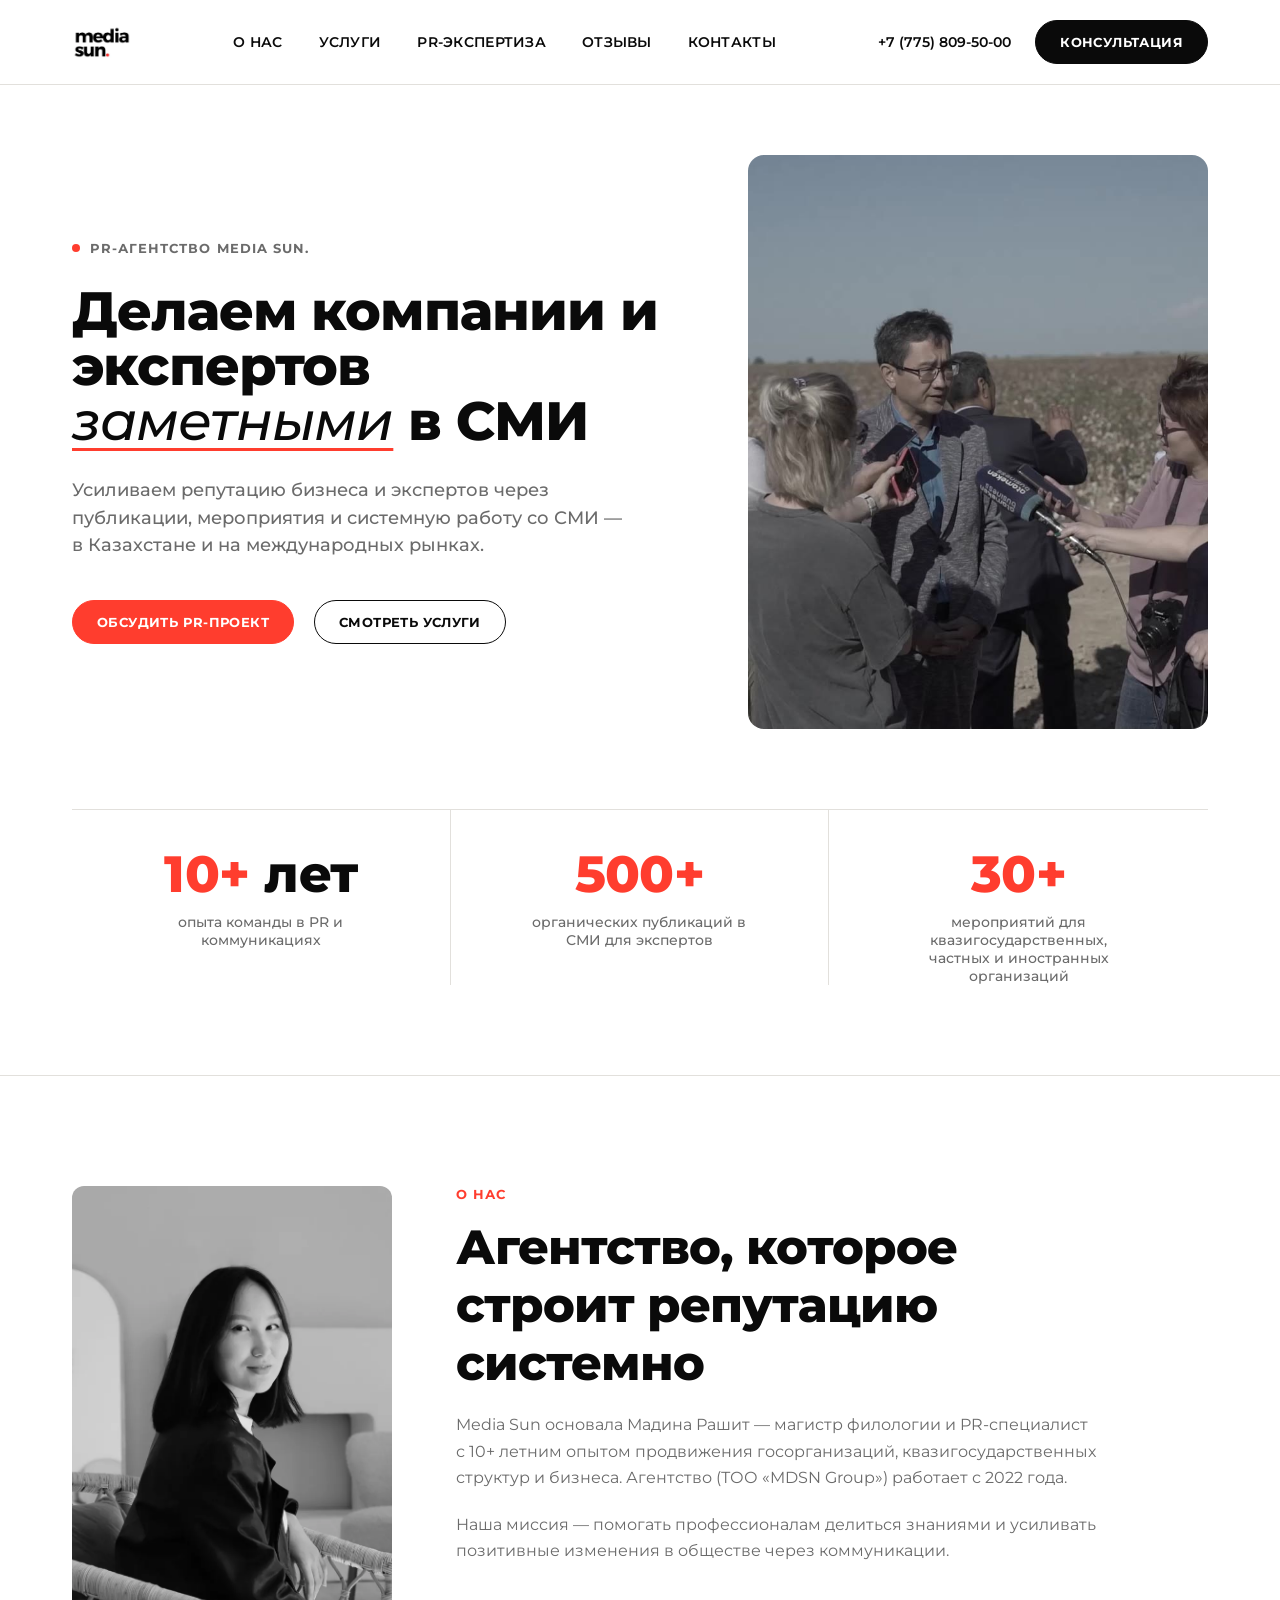
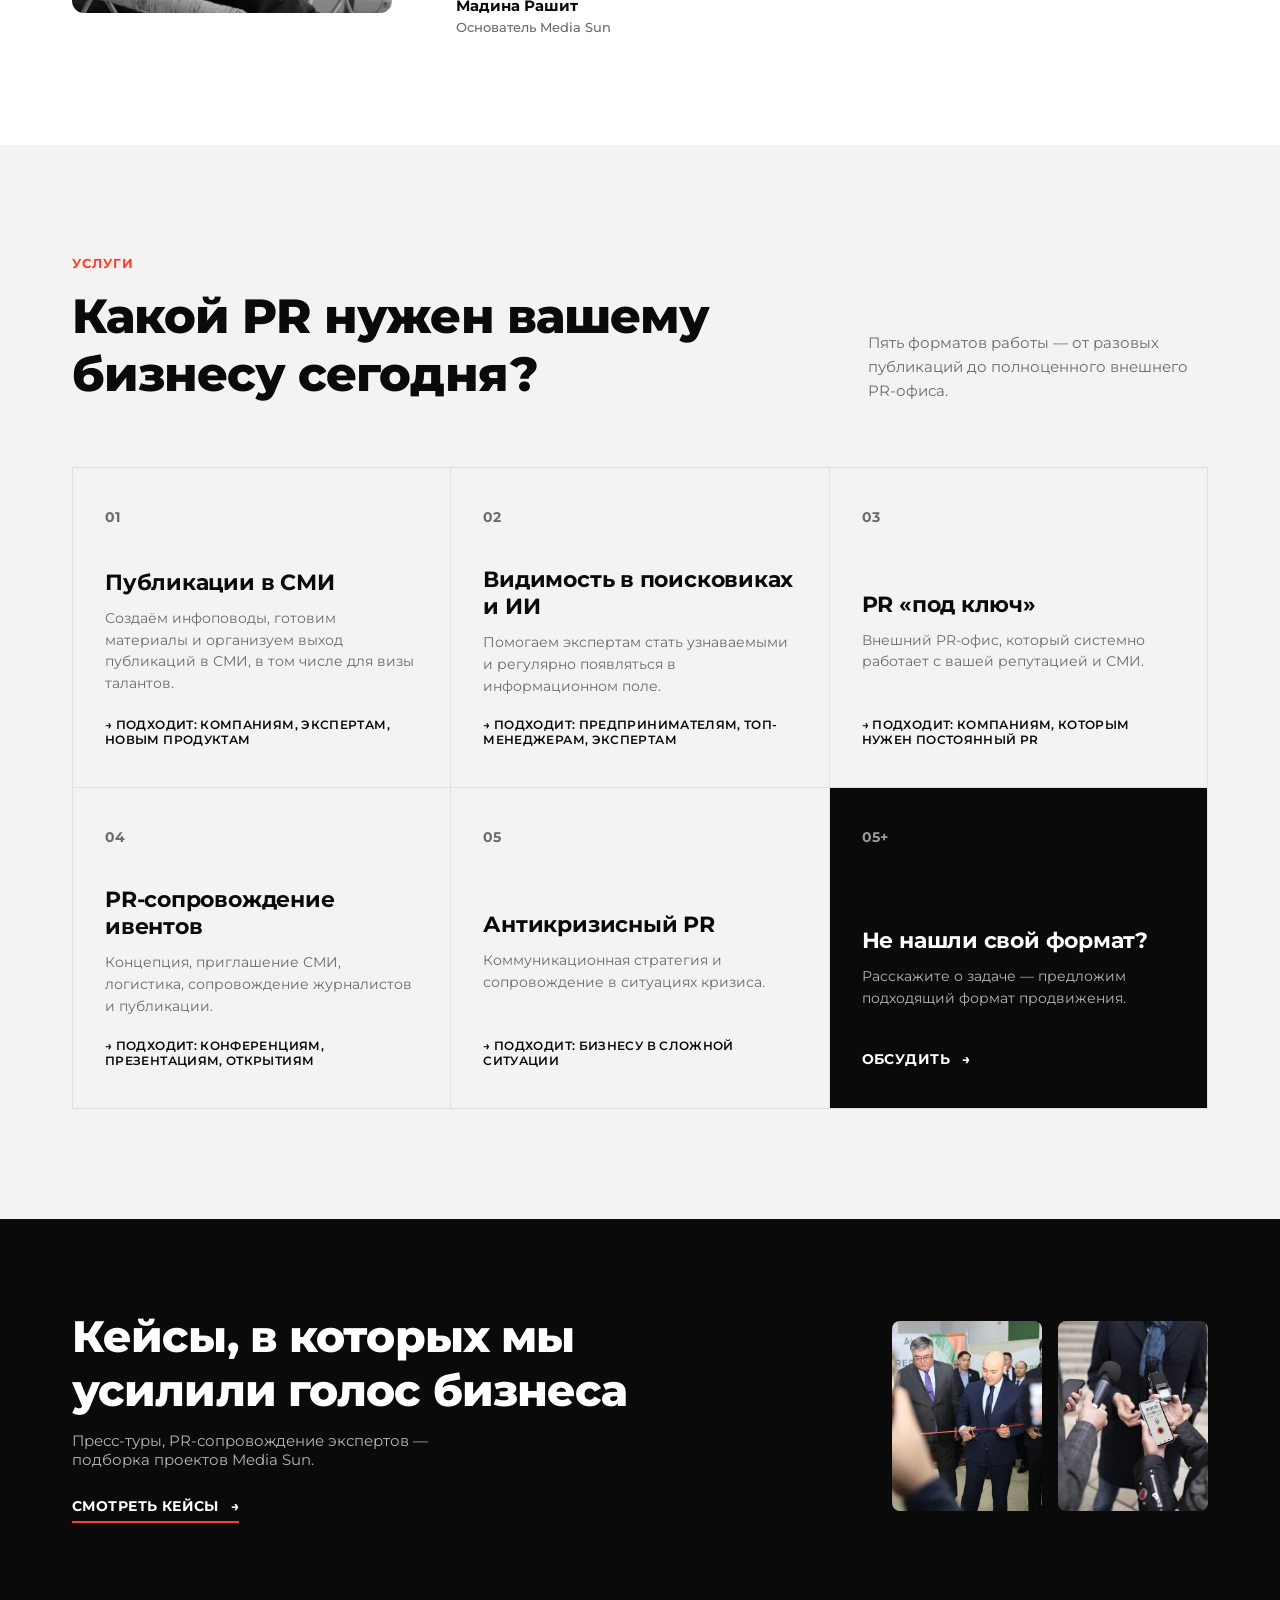
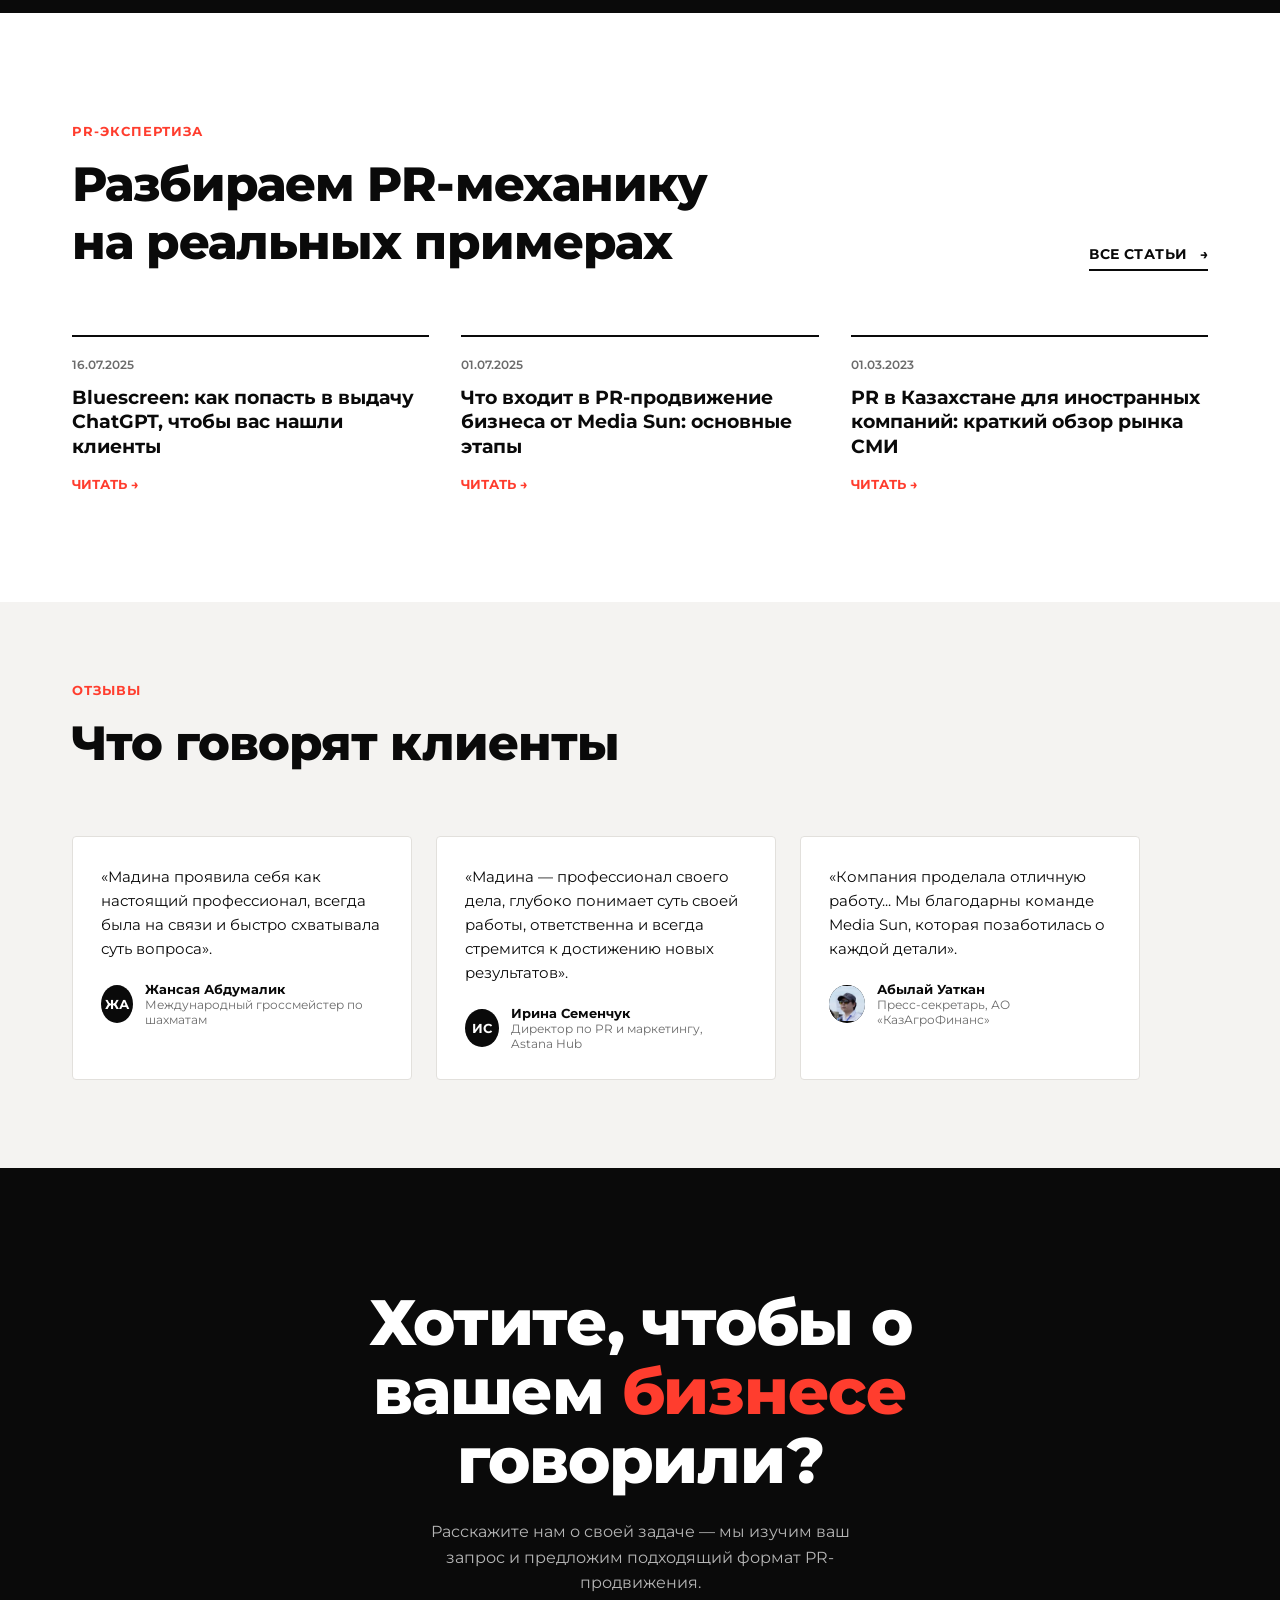
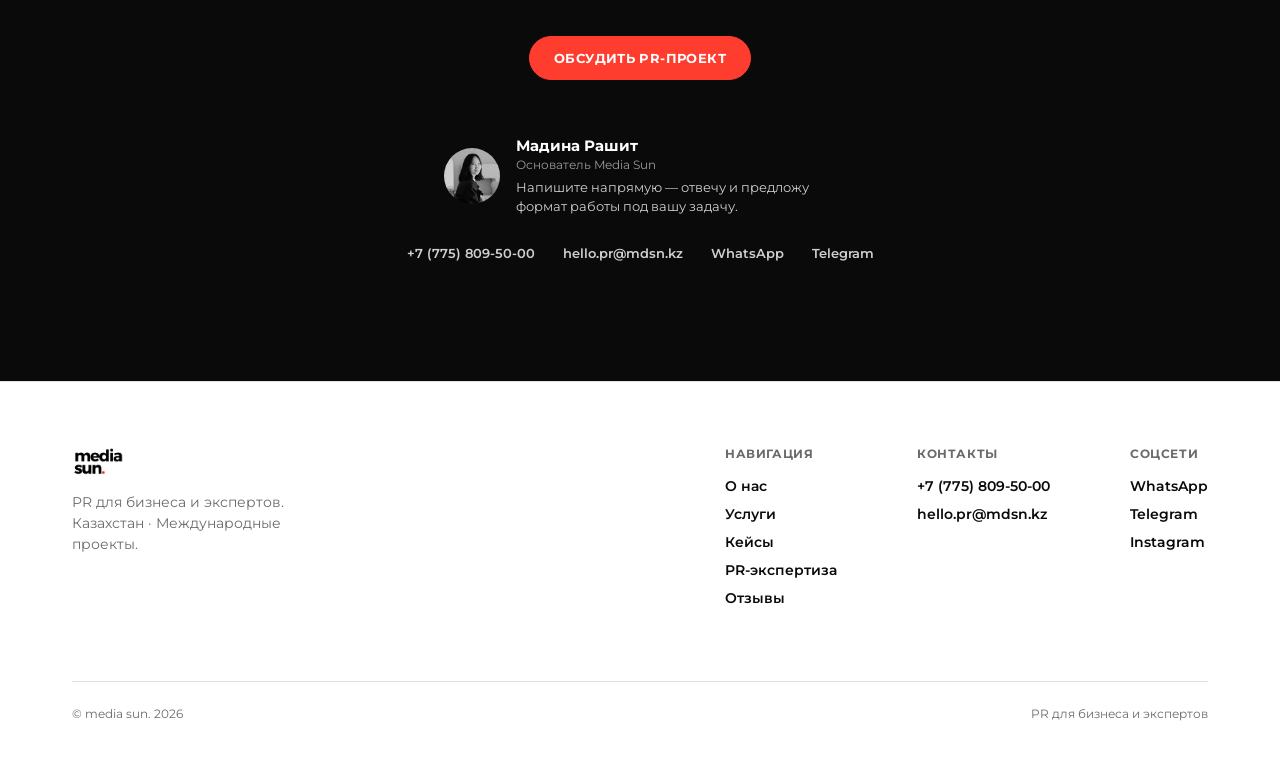
<file: index.html>
<!DOCTYPE html>
<html lang="ru">
<head>
<meta charset="UTF-8">
<meta name="viewport" content="width=device-width, initial-scale=1.0">
<title>media sun. — PR для бизнеса и экспертов</title>
<link rel="preconnect" href="https://fonts.googleapis.com">
<link rel="preconnect" href="https://fonts.gstatic.com" crossorigin>
<link href="https://fonts.googleapis.com/css2?family=Montserrat:ital,wght@0,400;0,500;0,600;0,700;0,800;0,900;1,500;1,700&display=swap" rel="stylesheet">
<link rel="stylesheet" href="css/style.css">
</head>
<body>

<header id="site-header">
  <div class="wrap header-inner">
    <a class="logo" href="#top">
      <picture>
        <source srcset="img/logo.webp" type="image/webp">
        <img src="img/logo.png" alt="media sun." width="118" height="68">
      </picture>
    </a>
    <nav id="site-nav">
      <a href="#about">о нас</a>
      <a href="#services">услуги</a>
      <a href="#expertise">pr-экспертиза</a>
      <a href="#reviews">отзывы</a>
      <a href="#contacts">контакты</a>
      <div class="nav-panel-extra">
        <span class="phone">+7 (775) 809-50-00</span>
        <a class="btn btn-red" href="#contacts">Консультация</a>
      </div>
    </nav>
    <div class="header-cta">
      <span class="phone">+7 (775) 809-50-00</span>
      <a class="btn" href="#contacts">Консультация</a>
      <button class="nav-toggle" id="nav-toggle" aria-expanded="false" aria-controls="site-nav" aria-label="Открыть меню">
        <span class="bars"><span></span><span></span><span></span></span>
      </button>
    </div>
  </div>
</header>

<section class="hero" id="top">
  <div class="wrap hero-grid">
    <div class="hero-copy">
      <div class="eyebrow"><span class="dot"></span> PR-агентство media sun.</div>
      <h1 class="hero-title">Делаем компании и экспертов <em>заметными</em> в СМИ</h1>
      <p class="hero-sub">Усиливаем репутацию бизнеса и экспертов через публикации, мероприятия и системную работу со СМИ — в Казахстане и на международных рынках.</p>
      <div class="hero-actions">
        <a class="btn btn-red" href="https://wa.me/77758095000" target="_blank" rel="noopener">Обсудить PR-проект</a>
        <a class="btn btn-outline" href="#services">Смотреть услуги</a>
      </div>
    </div>
    <div class="hero-media">
      <video id="hero-video" muted loop playsinline preload="none" poster="img/hero-poster.jpg" width="720" height="900">
        <source data-src="img/hero.mp4" type="video/mp4">
      </video>
    </div>
  </div>
  <div class="wrap">
    <div class="stats">
      <div class="stat">
        <div class="num"><span>10+</span> лет</div>
        <div class="label">опыта команды в PR и коммуникациях</div>
      </div>
      <div class="stat">
        <div class="num"><span>500+</span></div>
        <div class="label">органических публикаций в СМИ для экспертов</div>
      </div>
      <div class="stat">
        <div class="num"><span>30+</span></div>
        <div class="label">мероприятий для квазигосударственных, частных и иностранных организаций</div>
      </div>
    </div>
  </div>
</section>

<section class="section about" id="about">
  <div class="wrap about-grid">
    <div class="about-photo">
      <picture>
        <source srcset="img/about.webp" type="image/webp">
        <img src="img/about.jpg" alt="Мадина Рашит — основатель Media Sun" width="700" height="894" loading="lazy" decoding="async">
      </picture>
    </div>
    <div class="about-copy">
      <span class="kicker">О нас</span>
      <h2 class="section-title">Агентство, которое строит репутацию системно</h2>
      <p>Media Sun основала Мадина Рашит — магистр филологии и PR-специалист с 10+ летним опытом продвижения госорганизаций, квазигосударственных структур и бизнеса. Агентство (ТОО «MDSN Group») работает с 2022 года.</p>
      <p>Наша миссия — помогать профессионалам делиться знаниями и усиливать позитивные изменения в обществе через коммуникации.</p>
      <div class="about-name">Мадина Рашит<span>Основатель Media Sun</span></div>
    </div>
  </div>
</section>

<section class="section services" id="services">
  <div class="wrap">
    <div class="section-head">
      <div>
        <span class="kicker">Услуги</span>
        <h2 class="section-title">Какой PR нужен вашему бизнесу сегодня?</h2>
      </div>
      <p class="section-note">Пять форматов работы — от разовых публикаций до полноценного внешнего PR-офиса.</p>
    </div>

    <div class="service-grid">
      <div class="service-card">
        <div class="service-index">01</div>
        <div>
          <div class="service-name">Публикации в СМИ</div>
          <p class="service-desc">Создаём инфоповоды, готовим материалы и организуем выход публикаций в СМИ, в том числе для визы талантов.</p>
        </div>
        <div class="service-tag">компаниям, экспертам, новым продуктам</div>
      </div>
      <div class="service-card">
        <div class="service-index">02</div>
        <div>
          <div class="service-name">Видимость в поисковиках и ИИ</div>
          <p class="service-desc">Помогаем экспертам стать узнаваемыми и регулярно появляться в информационном поле.</p>
        </div>
        <div class="service-tag">предпринимателям, топ-менеджерам, экспертам</div>
      </div>
      <div class="service-card">
        <div class="service-index">03</div>
        <div>
          <div class="service-name">PR «под ключ»</div>
          <p class="service-desc">Внешний PR-офис, который системно работает с вашей репутацией и СМИ.</p>
        </div>
        <div class="service-tag">компаниям, которым нужен постоянный PR</div>
      </div>
      <div class="service-card">
        <div class="service-index">04</div>
        <div>
          <div class="service-name">PR-сопровождение ивентов</div>
          <p class="service-desc">Концепция, приглашение СМИ, логистика, сопровождение журналистов и публикации.</p>
        </div>
        <div class="service-tag">конференциям, презентациям, открытиям</div>
      </div>
      <div class="service-card">
        <div class="service-index">05</div>
        <div>
          <div class="service-name">Антикризисный PR</div>
          <p class="service-desc">Коммуникационная стратегия и сопровождение в ситуациях кризиса.</p>
        </div>
        <div class="service-tag">бизнесу в сложной ситуации</div>
      </div>
      <div class="service-card" style="background:var(--black); color:var(--white);">
        <div class="service-index" style="color:#999;">05+</div>
        <div>
          <div class="service-name">Не нашли свой формат?</div>
          <p class="service-desc" style="color:#b5b5b5;">Расскажите о задаче — предложим подходящий формат продвижения.</p>
        </div>
        <a class="arrow-link" href="#contacts" style="border-bottom:none; padding-bottom:0;">Обсудить <span class="arrow">→</span></a>
      </div>
    </div>
  </div>
</section>

<section class="cases-banner">
  <div class="wrap">
    <div>
      <h2>Кейсы, в которых мы усилили голос бизнеса</h2>
      <p>Пресс-туры, PR-сопровождение экспертов — подборка проектов Media Sun.</p>
      <a class="arrow-link" href="cases.html">Смотреть кейсы <span class="arrow">→</span></a>
    </div>
    <div class="case-thumbs">
      <picture>
        <source srcset="img/case-1.webp" type="image/webp">
        <img src="img/case-1.jpg" alt="Кейс Media Sun — пресс-тур КазАгроФинанс" width="150" height="190" loading="lazy" decoding="async">
      </picture>
      <picture>
        <source srcset="img/case-2.webp" type="image/webp">
        <img src="img/case-2.jpg" alt="Кейс Media Sun — PR-сопровождение экспертов" width="150" height="190" loading="lazy" decoding="async">
      </picture>
    </div>
  </div>
</section>

<section class="section" id="expertise">
  <div class="wrap">
    <div class="section-head">
      <div>
        <span class="kicker">PR-экспертиза</span>
        <h2 class="section-title">Разбираем PR-механику на реальных примерах</h2>
      </div>
      <a class="arrow-link" href="expertise.html" style="color:var(--black); border-bottom-color:var(--black);">Все статьи <span class="arrow">→</span></a>
    </div>

    <div class="expertise-grid">
      <div class="expertise-card">
        <div class="date">16.07.2025</div>
        <h3>Bluescreen: как попасть в выдачу ChatGPT, чтобы вас нашли клиенты</h3>
        <a class="read" href="expertise.html">Читать →</a>
      </div>
      <div class="expertise-card">
        <div class="date">01.07.2025</div>
        <h3>Что входит в PR-продвижение бизнеса от Media Sun: основные этапы</h3>
        <a class="read" href="expertise.html">Читать →</a>
      </div>
      <div class="expertise-card">
        <div class="date">01.03.2023</div>
        <h3>PR в Казахстане для иностранных компаний: краткий обзор рынка СМИ</h3>
        <a class="read" href="expertise.html">Читать →</a>
      </div>
    </div>
  </div>
</section>

<section class="section tight reviews" id="reviews">
  <div class="wrap">
    <div class="section-head">
      <div>
        <span class="kicker">Отзывы</span>
        <h2 class="section-title">Что говорят клиенты</h2>
      </div>
    </div>

    <div class="review-strip">
      <div class="review-card">
        <p class="review-quote">«Мадина проявила себя как настоящий профессионал, всегда была на связи и быстро схватывала суть вопроса».</p>
        <div class="review-who">
          <div class="review-avatar">ЖА</div>
          <div>
            <div class="review-name">Жансая Абдумалик</div>
            <div class="review-role">Международный гроссмейстер по шахматам</div>
          </div>
        </div>
      </div>
      <div class="review-card">
        <p class="review-quote">«Мадина — профессионал своего дела, глубоко понимает суть своей работы, ответственна и всегда стремится к достижению новых результатов».</p>
        <div class="review-who">
          <div class="review-avatar">ИС</div>
          <div>
            <div class="review-name">Ирина Семенчук</div>
            <div class="review-role">Директор по PR и маркетингу, Astana Hub</div>
          </div>
        </div>
      </div>
      <div class="review-card">
        <p class="review-quote">«Компания проделала отличную работу... Мы благодарны команде Media Sun, которая позаботилась о каждой детали».</p>
        <div class="review-who">
          <div class="review-avatar">
            <picture>
              <source srcset="img/review-au.webp" type="image/webp">
              <img src="img/review-au.jpg" alt="Абылай Уаткан" width="160" height="160" loading="lazy" decoding="async">
            </picture>
          </div>
          <div>
            <div class="review-name">Абылай Уаткан</div>
            <div class="review-role">Пресс-секретарь, АО «КазАгроФинанс»</div>
          </div>
        </div>
      </div>
    </div>
  </div>
</section>

<section class="final-cta" id="contacts">
  <div class="wrap">
    <h2>Хотите, чтобы о вашем <span class="accent">бизнесе</span> говорили?</h2>
    <p>Расскажите нам о своей задаче — мы изучим ваш запрос и предложим подходящий формат PR-продвижения.</p>
    <a class="btn btn-red" href="https://wa.me/77758095000" target="_blank" rel="noopener">Обсудить PR-проект</a>

    <div class="contact-person">
      <picture>
        <source srcset="img/about.webp" type="image/webp">
        <img src="img/about.jpg" alt="Мадина Рашит" width="56" height="56" loading="lazy" decoding="async">
      </picture>
      <div class="cp-info">
        <div class="cp-name">Мадина Рашит</div>
        <div class="cp-role">Основатель Media Sun</div>
        <div class="cp-msg">Напишите напрямую — отвечу и предложу формат работы под вашу задачу.</div>
      </div>
    </div>
    <div class="contact-channels">
      <a href="tel:+77758095000">+7 (775) 809-50-00</a>
      <a href="mailto:hello.pr@mdsn.kz">hello.pr@mdsn.kz</a>
      <a href="https://wa.me/77758095000" target="_blank" rel="noopener">WhatsApp</a>
      <a href="https://t.me/media_sun" target="_blank" rel="noopener">Telegram</a>
    </div>
  </div>
</section>

<footer>
  <div class="wrap">
    <div class="footer-top">
      <div class="footer-brand">
        <picture>
          <source srcset="img/logo.webp" type="image/webp">
          <img src="img/logo.png" alt="media sun." width="104" height="60" loading="lazy" decoding="async">
        </picture>
        <p>PR для бизнеса и экспертов. Казахстан · Международные проекты.</p>
      </div>
      <div class="footer-cols">
        <div class="footer-col">
          <h4>Навигация</h4>
          <a href="#about">О нас</a>
          <a href="#services">Услуги</a>
          <a href="cases.html">Кейсы</a>
          <a href="#expertise">PR-экспертиза</a>
          <a href="#reviews">Отзывы</a>
        </div>
        <div class="footer-col">
          <h4>Контакты</h4>
          <a href="tel:+77758095000">+7 (775) 809-50-00</a>
          <a href="mailto:hello.pr@mdsn.kz">hello.pr@mdsn.kz</a>
        </div>
        <div class="footer-col">
          <h4>Соцсети</h4>
          <a href="https://wa.me/77758095000" target="_blank" rel="noopener">WhatsApp</a>
          <a href="https://t.me/media_sun" target="_blank" rel="noopener">Telegram</a>
          <a href="https://instagram.com/madina__rashit" target="_blank" rel="noopener">Instagram</a>
        </div>
      </div>
    </div>
    <div class="footer-bottom">
      <span>© media sun. 2026</span>
      <span>PR для бизнеса и экспертов</span>
    </div>
  </div>
</footer>

<script>
  // Mobile nav toggle
  (function(){
    var header = document.getElementById('site-header');
    var toggle = document.getElementById('nav-toggle');
    var nav = document.getElementById('site-nav');
    if(!header || !toggle || !nav) return;

    function closeNav(){
      header.classList.remove('nav-open');
      toggle.setAttribute('aria-expanded', 'false');
    }
    toggle.addEventListener('click', function(){
      var isOpen = header.classList.toggle('nav-open');
      toggle.setAttribute('aria-expanded', isOpen ? 'true' : 'false');
    });
    nav.querySelectorAll('a').forEach(function(link){
      link.addEventListener('click', closeNav);
    });
    document.addEventListener('keydown', function(e){
      if(e.key === 'Escape') closeNav();
    });
  })();

  // Hero video: skip heavy download on slow connections / reduced motion,
  // load lazily once in view, pause when scrolled out of view.
  (function(){
    var video = document.getElementById('hero-video');
    if(!video) return;

    var reducedMotion = window.matchMedia && window.matchMedia('(prefers-reduced-motion: reduce)').matches;
    var conn = navigator.connection || navigator.webkitConnection || navigator.mozConnection;
    var saveData = conn && (conn.saveData || /^(slow-2g|2g)$/.test(conn.effectiveType || ''));

    if(reducedMotion || saveData){
      return; // poster image stays, no video downloaded
    }

    var loaded = false;
    function loadVideo(){
      if(loaded) return;
      loaded = true;
      var source = video.querySelector('source[data-src]');
      if(source){
        source.src = source.getAttribute('data-src');
        video.load();
      }
      video.play().catch(function(){});
    }

    if('IntersectionObserver' in window){
      var io = new IntersectionObserver(function(entries){
        entries.forEach(function(entry){
          if(entry.isIntersecting){
            loadVideo();
            video.play().catch(function(){});
          } else {
            video.pause();
          }
        });
      }, { threshold: 0.25 });
      io.observe(video);
    } else {
      loadVideo();
    }
  })();
</script>
</body>
</html>
</file>
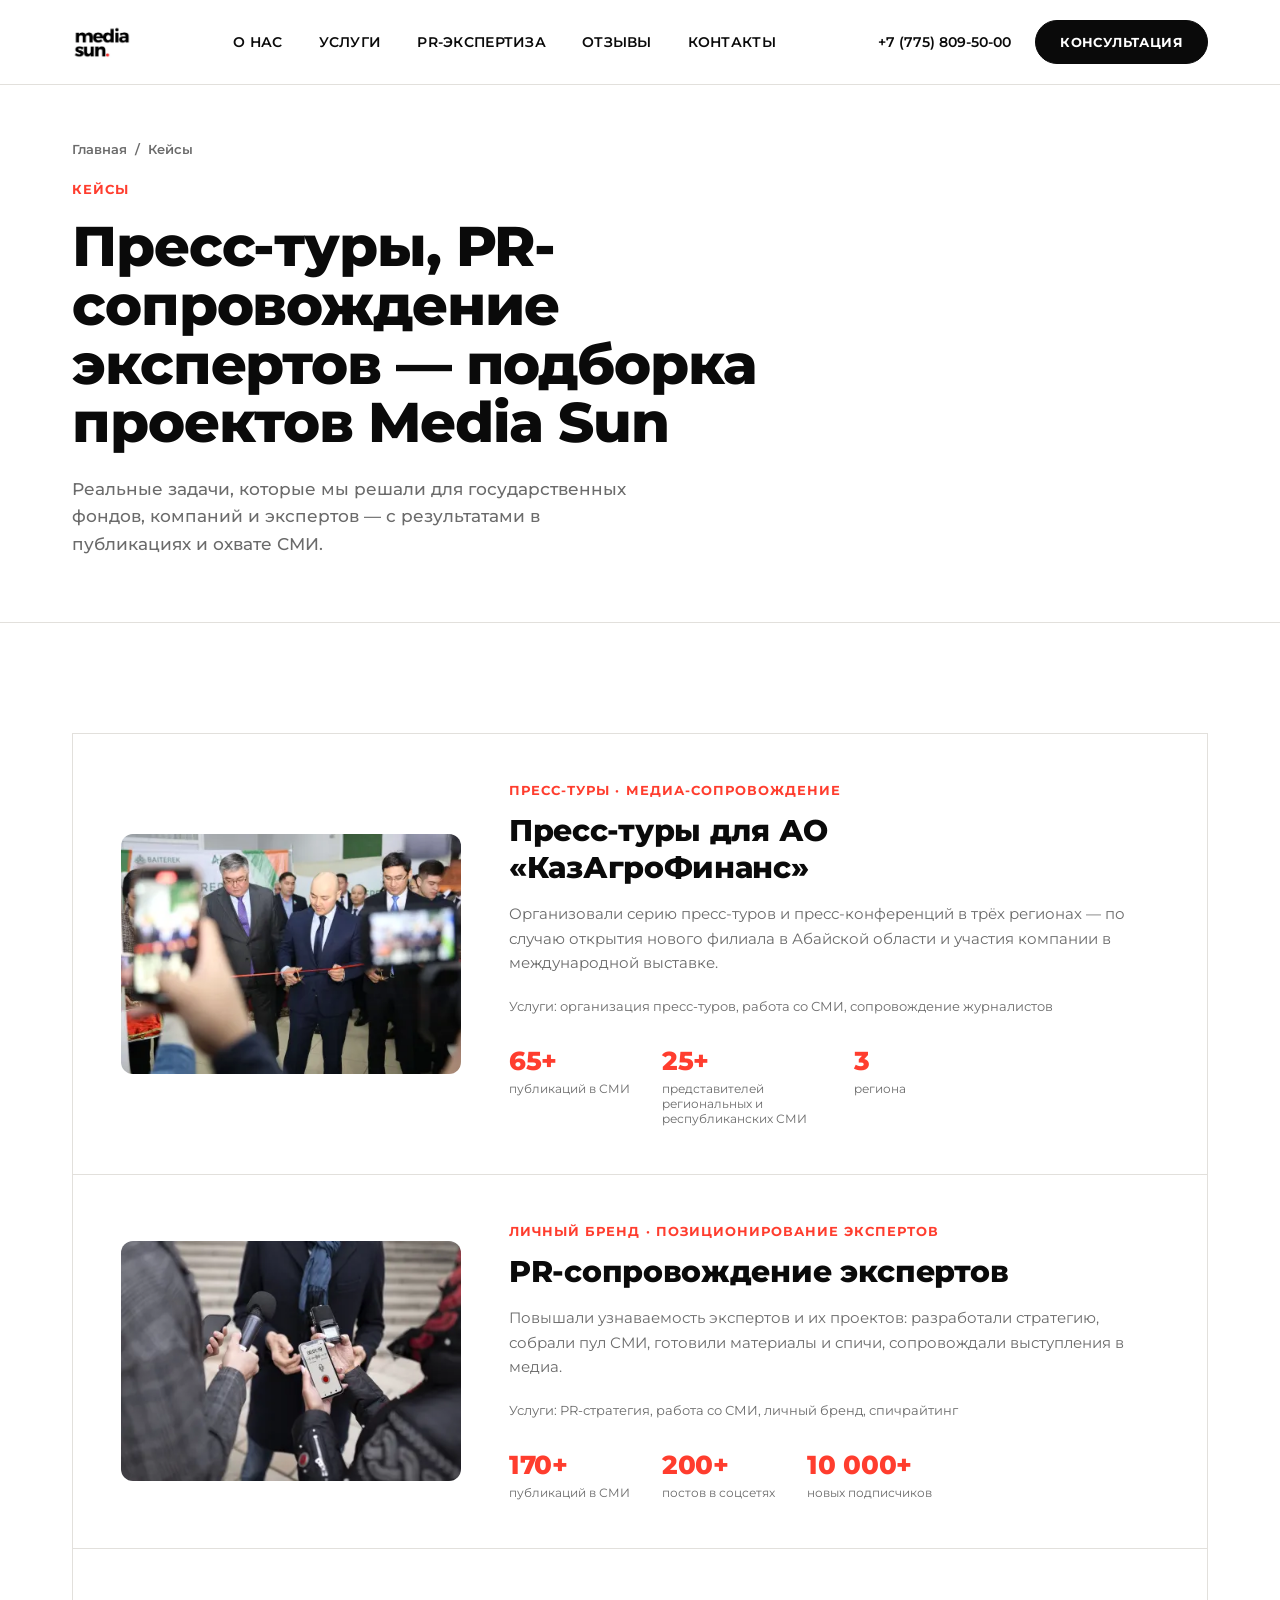
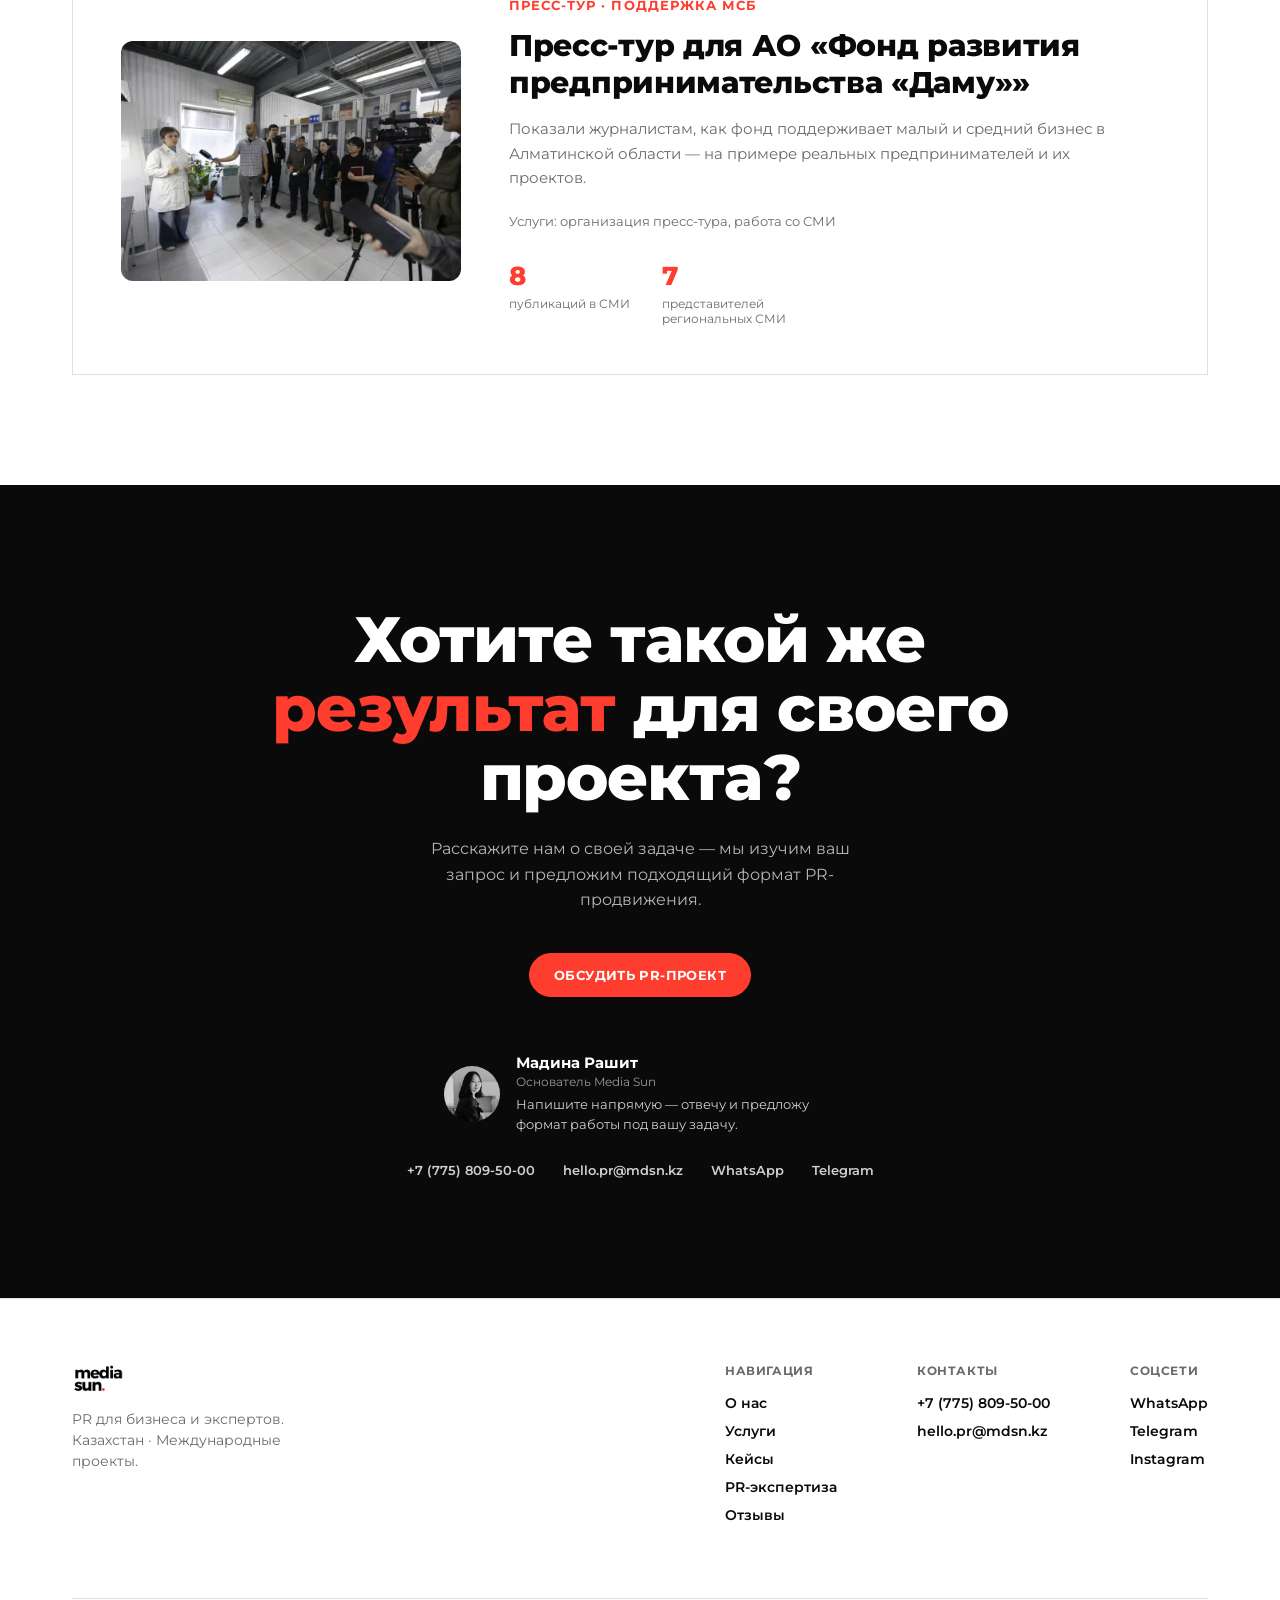
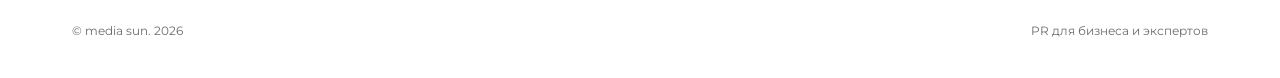
<file: cases.html>
<!DOCTYPE html>
<html lang="ru">
<head>
<meta charset="UTF-8">
<meta name="viewport" content="width=device-width, initial-scale=1.0">
<title>Кейсы — media sun.</title>
<link rel="preconnect" href="https://fonts.googleapis.com">
<link rel="preconnect" href="https://fonts.gstatic.com" crossorigin>
<link href="https://fonts.googleapis.com/css2?family=Montserrat:ital,wght@0,400;0,500;0,600;0,700;0,800;0,900;1,500;1,700&display=swap" rel="stylesheet">
<link rel="stylesheet" href="css/style.css">
</head>
<body>

<header id="site-header">
  <div class="wrap header-inner">
    <a class="logo" href="index.html">
      <picture>
        <source srcset="img/logo.webp" type="image/webp">
        <img src="img/logo.png" alt="media sun." width="118" height="68">
      </picture>
    </a>
    <nav id="site-nav">
      <a href="index.html#about">о нас</a>
      <a href="index.html#services">услуги</a>
      <a href="expertise.html">pr-экспертиза</a>
      <a href="index.html#reviews">отзывы</a>
      <a href="index.html#contacts">контакты</a>
      <div class="nav-panel-extra">
        <span class="phone">+7 (775) 809-50-00</span>
        <a class="btn btn-red" href="index.html#contacts">Консультация</a>
      </div>
    </nav>
    <div class="header-cta">
      <span class="phone">+7 (775) 809-50-00</span>
      <a class="btn" href="index.html#contacts">Консультация</a>
      <button class="nav-toggle" id="nav-toggle" aria-expanded="false" aria-controls="site-nav" aria-label="Открыть меню">
        <span class="bars"><span></span><span></span><span></span></span>
      </button>
    </div>
  </div>
</header>

<section class="page-hero">
  <div class="wrap">
    <div class="breadcrumb"><a href="index.html">Главная</a> <span>/</span> <span>Кейсы</span></div>
    <span class="kicker">Кейсы</span>
    <h1>Пресс-туры, PR-сопровождение экспертов — подборка проектов Media Sun</h1>
    <p>Реальные задачи, которые мы решали для государственных фондов, компаний и экспертов — с результатами в публикациях и охвате СМИ.</p>
  </div>
</section>

<section class="section">
  <div class="wrap">
    <div class="case-list">

      <div class="case-row">
        <div class="case-media">
          <picture>
            <source srcset="img/case-1.webp" type="image/webp">
            <img src="img/case-1.jpg" alt="Пресс-тур для АО «КазАгроФинанс»" width="425" height="300" loading="lazy" decoding="async">
          </picture>
        </div>
        <div class="case-body">
          <span class="kicker">Пресс-туры · Медиа-сопровождение</span>
          <h2 class="case-title">Пресс-туры для АО «КазАгроФинанс»</h2>
          <p class="case-desc">Организовали серию пресс-туров и пресс-конференций в трёх регионах — по случаю открытия нового филиала в Абайской области и участия компании в международной выставке.</p>
          <p class="case-services">Услуги: организация пресс-туров, работа со СМИ, сопровождение журналистов</p>
          <div class="case-results">
            <div><div class="r-num"><span>65+</span></div><div class="r-label">публикаций в СМИ</div></div>
            <div><div class="r-num"><span>25+</span></div><div class="r-label">представителей региональных и республиканских СМИ</div></div>
            <div><div class="r-num"><span>3</span></div><div class="r-label">региона</div></div>
          </div>
        </div>
      </div>

      <div class="case-row">
        <div class="case-media">
          <picture>
            <source srcset="img/case-2.webp" type="image/webp">
            <img src="img/case-2.jpg" alt="PR-сопровождение экспертов" width="425" height="300" loading="lazy" decoding="async">
          </picture>
        </div>
        <div class="case-body">
          <span class="kicker">Личный бренд · Позиционирование экспертов</span>
          <h2 class="case-title">PR-сопровождение экспертов</h2>
          <p class="case-desc">Повышали узнаваемость экспертов и их проектов: разработали стратегию, собрали пул СМИ, готовили материалы и спичи, сопровождали выступления в медиа.</p>
          <p class="case-services">Услуги: PR-стратегия, работа со СМИ, личный бренд, спичрайтинг</p>
          <div class="case-results">
            <div><div class="r-num"><span>170+</span></div><div class="r-label">публикаций в СМИ</div></div>
            <div><div class="r-num"><span>200+</span></div><div class="r-label">постов в соцсетях</div></div>
            <div><div class="r-num"><span>10 000+</span></div><div class="r-label">новых подписчиков</div></div>
          </div>
        </div>
      </div>

      <div class="case-row">
        <div class="case-media">
          <picture>
            <source srcset="img/case-3.webp" type="image/webp">
            <img src="img/case-3.jpg" alt="Пресс-тур фонда «Даму»" width="425" height="300" loading="lazy" decoding="async">
          </picture>
        </div>
        <div class="case-body">
          <span class="kicker">Пресс-тур · Поддержка МСБ</span>
          <h2 class="case-title">Пресс-тур для АО «Фонд развития предпринимательства «Даму»»</h2>
          <p class="case-desc">Показали журналистам, как фонд поддерживает малый и средний бизнес в Алматинской области — на примере реальных предпринимателей и их проектов.</p>
          <p class="case-services">Услуги: организация пресс-тура, работа со СМИ</p>
          <div class="case-results">
            <div><div class="r-num"><span>8</span></div><div class="r-label">публикаций в СМИ</div></div>
            <div><div class="r-num"><span>7</span></div><div class="r-label">представителей региональных СМИ</div></div>
          </div>
        </div>
      </div>

    </div>
  </div>
</section>

<section class="final-cta" id="contacts">
  <div class="wrap">
    <h2>Хотите такой же <span class="accent">результат</span> для своего проекта?</h2>
    <p>Расскажите нам о своей задаче — мы изучим ваш запрос и предложим подходящий формат PR-продвижения.</p>
    <a class="btn btn-red" href="https://wa.me/77758095000" target="_blank" rel="noopener">Обсудить PR-проект</a>

    <div class="contact-person">
      <picture>
        <source srcset="img/about.webp" type="image/webp">
        <img src="img/about.jpg" alt="Мадина Рашит" width="56" height="56" loading="lazy" decoding="async">
      </picture>
      <div class="cp-info">
        <div class="cp-name">Мадина Рашит</div>
        <div class="cp-role">Основатель Media Sun</div>
        <div class="cp-msg">Напишите напрямую — отвечу и предложу формат работы под вашу задачу.</div>
      </div>
    </div>
    <div class="contact-channels">
      <a href="tel:+77758095000">+7 (775) 809-50-00</a>
      <a href="mailto:hello.pr@mdsn.kz">hello.pr@mdsn.kz</a>
      <a href="https://wa.me/77758095000" target="_blank" rel="noopener">WhatsApp</a>
      <a href="https://t.me/media_sun" target="_blank" rel="noopener">Telegram</a>
    </div>
  </div>
</section>

<footer>
  <div class="wrap">
    <div class="footer-top">
      <div class="footer-brand">
        <picture>
          <source srcset="img/logo.webp" type="image/webp">
          <img src="img/logo.png" alt="media sun." width="104" height="60" loading="lazy" decoding="async">
        </picture>
        <p>PR для бизнеса и экспертов. Казахстан · Международные проекты.</p>
      </div>
      <div class="footer-cols">
        <div class="footer-col">
          <h4>Навигация</h4>
          <a href="index.html#about">О нас</a>
          <a href="index.html#services">Услуги</a>
          <a href="cases.html">Кейсы</a>
          <a href="expertise.html">PR-экспертиза</a>
          <a href="index.html#reviews">Отзывы</a>
        </div>
        <div class="footer-col">
          <h4>Контакты</h4>
          <a href="tel:+77758095000">+7 (775) 809-50-00</a>
          <a href="mailto:hello.pr@mdsn.kz">hello.pr@mdsn.kz</a>
        </div>
        <div class="footer-col">
          <h4>Соцсети</h4>
          <a href="https://wa.me/77758095000" target="_blank" rel="noopener">WhatsApp</a>
          <a href="https://t.me/media_sun" target="_blank" rel="noopener">Telegram</a>
          <a href="https://instagram.com/madina__rashit" target="_blank" rel="noopener">Instagram</a>
        </div>
      </div>
    </div>
    <div class="footer-bottom">
      <span>© media sun. 2026</span>
      <span>PR для бизнеса и экспертов</span>
    </div>
  </div>
</footer>

<script>
  (function(){
    var header = document.getElementById('site-header');
    var toggle = document.getElementById('nav-toggle');
    var nav = document.getElementById('site-nav');
    if(!header || !toggle || !nav) return;

    function closeNav(){
      header.classList.remove('nav-open');
      toggle.setAttribute('aria-expanded', 'false');
    }
    toggle.addEventListener('click', function(){
      var isOpen = header.classList.toggle('nav-open');
      toggle.setAttribute('aria-expanded', isOpen ? 'true' : 'false');
    });
    nav.querySelectorAll('a').forEach(function(link){
      link.addEventListener('click', closeNav);
    });
    document.addEventListener('keydown', function(e){
      if(e.key === 'Escape') closeNav();
    });
  })();
</script>
</body>
</html>
</file>
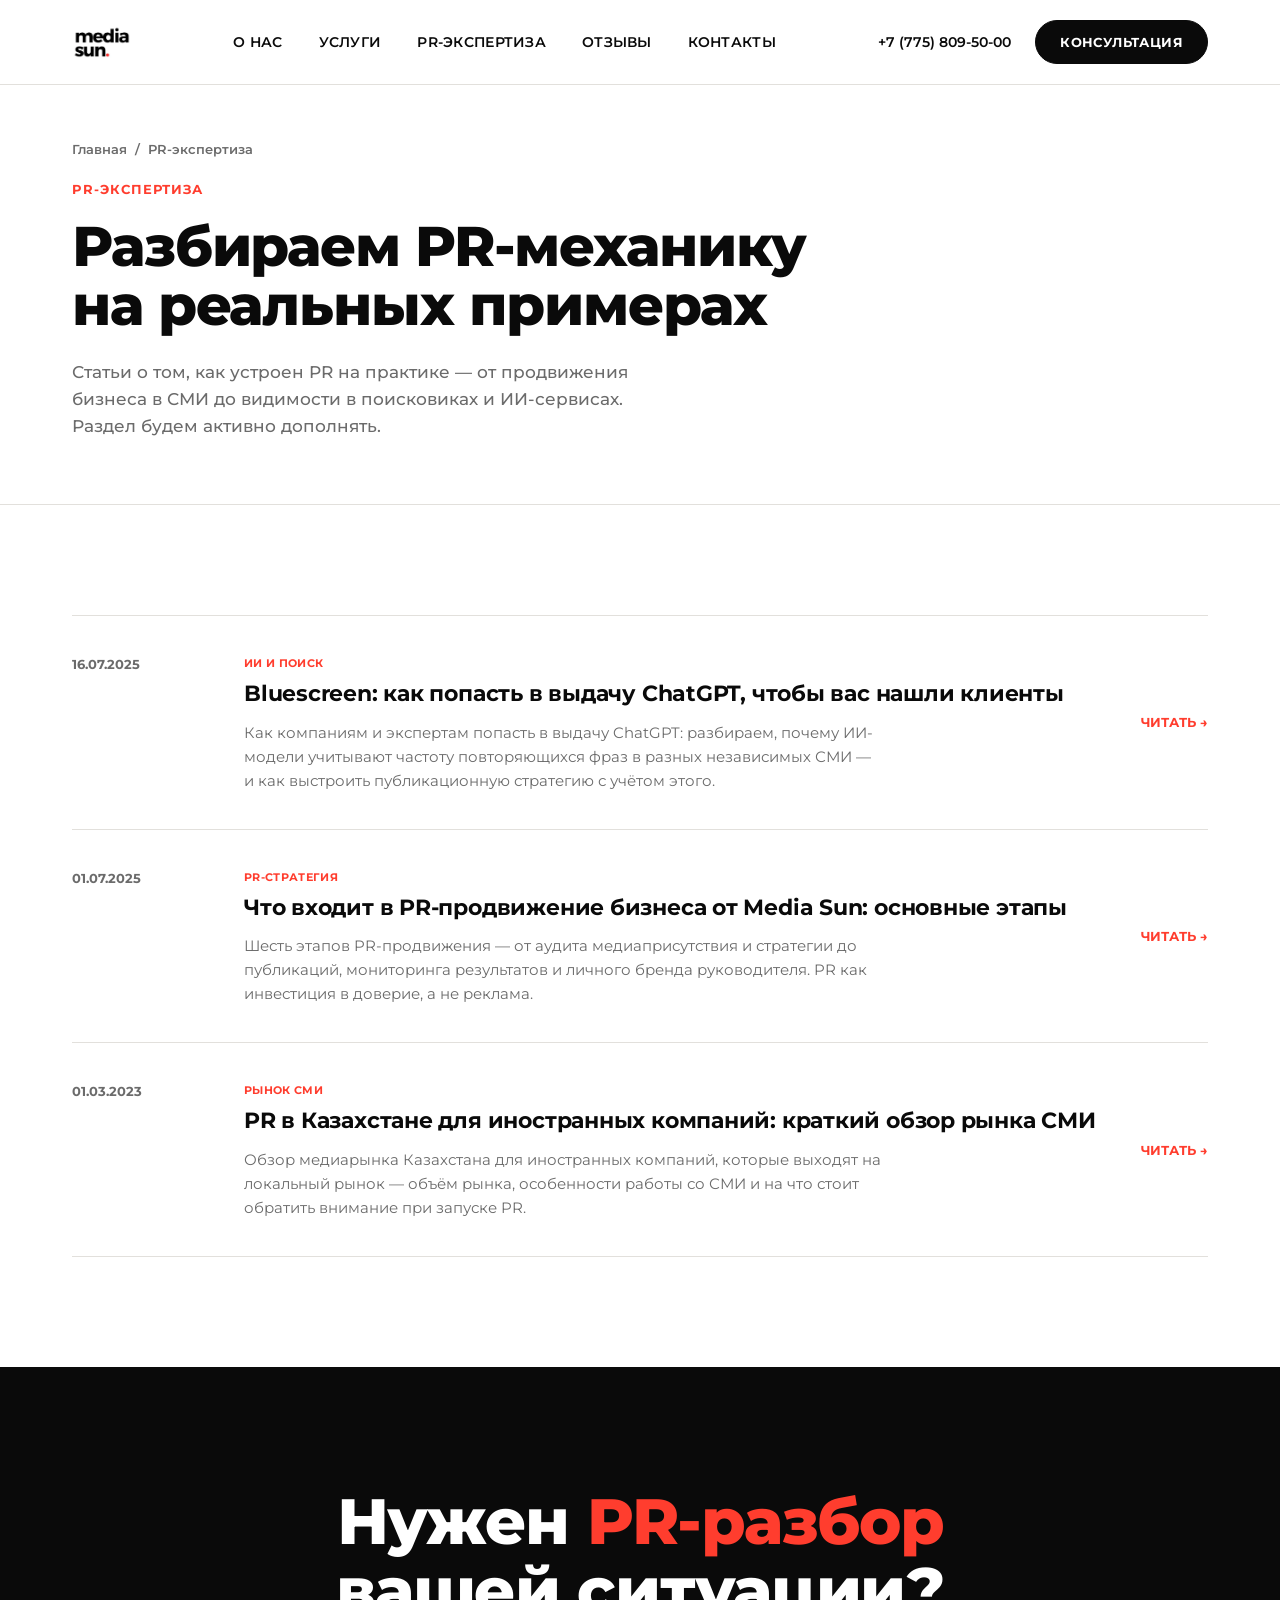
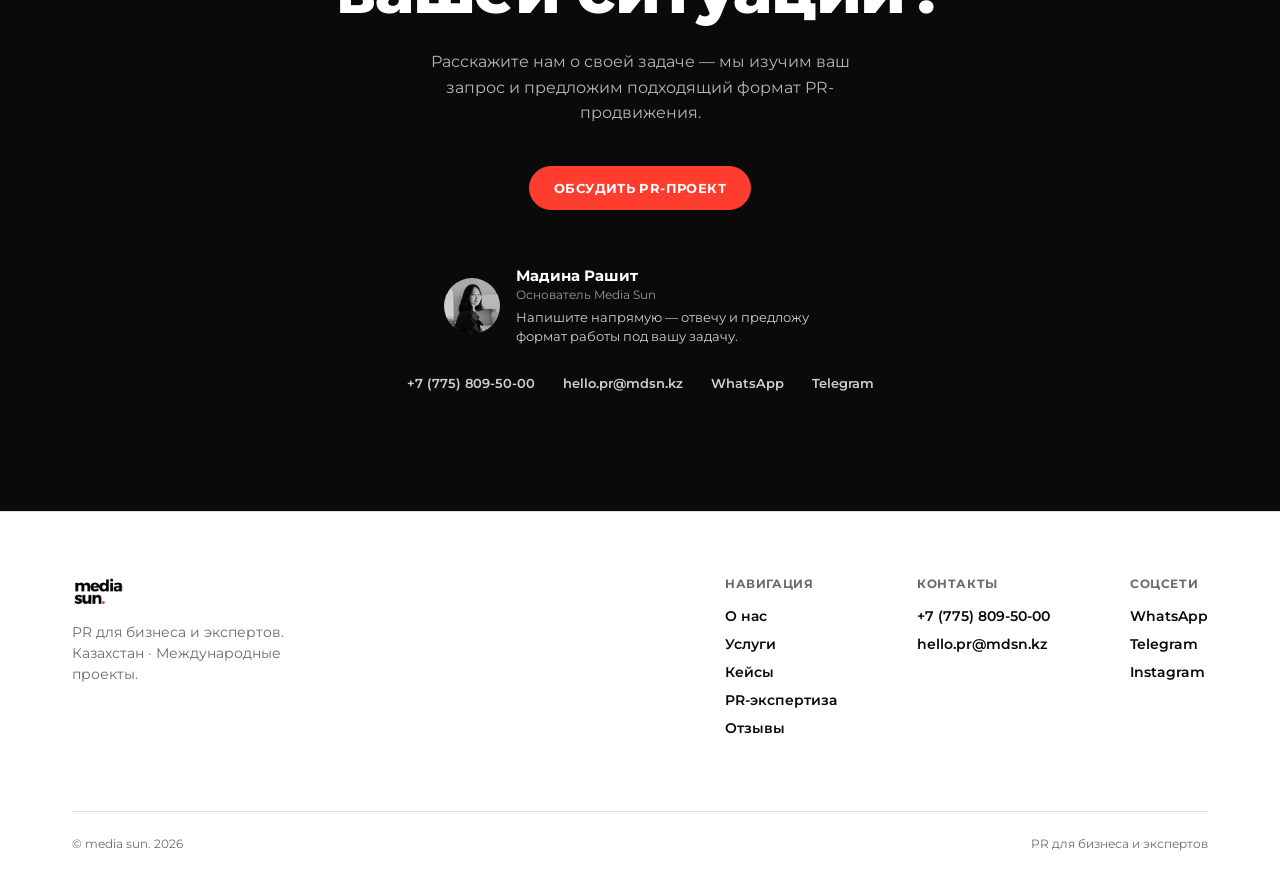
<file: expertise.html>
<!DOCTYPE html>
<html lang="ru">
<head>
<meta charset="UTF-8">
<meta name="viewport" content="width=device-width, initial-scale=1.0">
<title>PR-экспертиза — media sun.</title>
<link rel="preconnect" href="https://fonts.googleapis.com">
<link rel="preconnect" href="https://fonts.gstatic.com" crossorigin>
<link href="https://fonts.googleapis.com/css2?family=Montserrat:ital,wght@0,400;0,500;0,600;0,700;0,800;0,900;1,500;1,700&display=swap" rel="stylesheet">
<link rel="stylesheet" href="css/style.css">
</head>
<body>

<header id="site-header">
  <div class="wrap header-inner">
    <a class="logo" href="index.html">
      <picture>
        <source srcset="img/logo.webp" type="image/webp">
        <img src="img/logo.png" alt="media sun." width="118" height="68">
      </picture>
    </a>
    <nav id="site-nav">
      <a href="index.html#about">о нас</a>
      <a href="index.html#services">услуги</a>
      <a href="expertise.html">pr-экспертиза</a>
      <a href="index.html#reviews">отзывы</a>
      <a href="index.html#contacts">контакты</a>
      <div class="nav-panel-extra">
        <span class="phone">+7 (775) 809-50-00</span>
        <a class="btn btn-red" href="index.html#contacts">Консультация</a>
      </div>
    </nav>
    <div class="header-cta">
      <span class="phone">+7 (775) 809-50-00</span>
      <a class="btn" href="index.html#contacts">Консультация</a>
      <button class="nav-toggle" id="nav-toggle" aria-expanded="false" aria-controls="site-nav" aria-label="Открыть меню">
        <span class="bars"><span></span><span></span><span></span></span>
      </button>
    </div>
  </div>
</header>

<section class="page-hero">
  <div class="wrap">
    <div class="breadcrumb"><a href="index.html">Главная</a> <span>/</span> <span>PR-экспертиза</span></div>
    <span class="kicker">PR-экспертиза</span>
    <h1>Разбираем PR-механику на реальных примерах</h1>
    <p>Статьи о том, как устроен PR на практике — от продвижения бизнеса в СМИ до видимости в поисковиках и ИИ-сервисах. Раздел будем активно дополнять.</p>
  </div>
</section>

<section class="section">
  <div class="wrap">
    <div class="article-list">

      <div class="article-row">
        <div class="date">16.07.2025</div>
        <div>
          <span class="a-tag">ИИ и поиск</span>
          <h3>Bluescreen: как попасть в выдачу ChatGPT, чтобы вас нашли клиенты</h3>
          <p class="excerpt">Как компаниям и экспертам попасть в выдачу ChatGPT: разбираем, почему ИИ-модели учитывают частоту повторяющихся фраз в разных независимых СМИ — и как выстроить публикационную стратегию с учётом этого.</p>
        </div>
        <a class="read" href="https://mdsn.kz/ru/novost/bluescreen-kak-popast-v-vydachu-chatgpt-chtoby-vas-nashli-klienty" target="_blank" rel="noopener">Читать →</a>
      </div>

      <div class="article-row">
        <div class="date">01.07.2025</div>
        <div>
          <span class="a-tag">PR-стратегия</span>
          <h3>Что входит в PR-продвижение бизнеса от Media Sun: основные этапы</h3>
          <p class="excerpt">Шесть этапов PR-продвижения — от аудита медиаприсутствия и стратегии до публикаций, мониторинга результатов и личного бренда руководителя. PR как инвестиция в доверие, а не реклама.</p>
        </div>
        <a class="read" href="https://mdsn.kz/ru/novost/chto-vhodit-v-pr-prodvizhenie-biznesa-etapy-instrumenty-primery" target="_blank" rel="noopener">Читать →</a>
      </div>

      <div class="article-row">
        <div class="date">01.03.2023</div>
        <div>
          <span class="a-tag">Рынок СМИ</span>
          <h3>PR в Казахстане для иностранных компаний: краткий обзор рынка СМИ</h3>
          <p class="excerpt">Обзор медиарынка Казахстана для иностранных компаний, которые выходят на локальный рынок — объём рынка, особенности работы со СМИ и на что стоит обратить внимание при запуске PR.</p>
        </div>
        <a class="read" href="https://mdsn.kz/ru/novost/mdsn-group-zapuskayet-ofitsialny-sait" target="_blank" rel="noopener">Читать →</a>
      </div>

    </div>
  </div>
</section>

<section class="final-cta" id="contacts">
  <div class="wrap">
    <h2>Нужен <span class="accent">PR-разбор</span> вашей ситуации?</h2>
    <p>Расскажите нам о своей задаче — мы изучим ваш запрос и предложим подходящий формат PR-продвижения.</p>
    <a class="btn btn-red" href="https://wa.me/77758095000" target="_blank" rel="noopener">Обсудить PR-проект</a>

    <div class="contact-person">
      <picture>
        <source srcset="img/about.webp" type="image/webp">
        <img src="img/about.jpg" alt="Мадина Рашит" width="56" height="56" loading="lazy" decoding="async">
      </picture>
      <div class="cp-info">
        <div class="cp-name">Мадина Рашит</div>
        <div class="cp-role">Основатель Media Sun</div>
        <div class="cp-msg">Напишите напрямую — отвечу и предложу формат работы под вашу задачу.</div>
      </div>
    </div>
    <div class="contact-channels">
      <a href="tel:+77758095000">+7 (775) 809-50-00</a>
      <a href="mailto:hello.pr@mdsn.kz">hello.pr@mdsn.kz</a>
      <a href="https://wa.me/77758095000" target="_blank" rel="noopener">WhatsApp</a>
      <a href="https://t.me/media_sun" target="_blank" rel="noopener">Telegram</a>
    </div>
  </div>
</section>

<footer>
  <div class="wrap">
    <div class="footer-top">
      <div class="footer-brand">
        <picture>
          <source srcset="img/logo.webp" type="image/webp">
          <img src="img/logo.png" alt="media sun." width="104" height="60" loading="lazy" decoding="async">
        </picture>
        <p>PR для бизнеса и экспертов. Казахстан · Международные проекты.</p>
      </div>
      <div class="footer-cols">
        <div class="footer-col">
          <h4>Навигация</h4>
          <a href="index.html#about">О нас</a>
          <a href="index.html#services">Услуги</a>
          <a href="cases.html">Кейсы</a>
          <a href="expertise.html">PR-экспертиза</a>
          <a href="index.html#reviews">Отзывы</a>
        </div>
        <div class="footer-col">
          <h4>Контакты</h4>
          <a href="tel:+77758095000">+7 (775) 809-50-00</a>
          <a href="mailto:hello.pr@mdsn.kz">hello.pr@mdsn.kz</a>
        </div>
        <div class="footer-col">
          <h4>Соцсети</h4>
          <a href="https://wa.me/77758095000" target="_blank" rel="noopener">WhatsApp</a>
          <a href="https://t.me/media_sun" target="_blank" rel="noopener">Telegram</a>
          <a href="https://instagram.com/madina__rashit" target="_blank" rel="noopener">Instagram</a>
        </div>
      </div>
    </div>
    <div class="footer-bottom">
      <span>© media sun. 2026</span>
      <span>PR для бизнеса и экспертов</span>
    </div>
  </div>
</footer>

<script>
  (function(){
    var header = document.getElementById('site-header');
    var toggle = document.getElementById('nav-toggle');
    var nav = document.getElementById('site-nav');
    if(!header || !toggle || !nav) return;

    function closeNav(){
      header.classList.remove('nav-open');
      toggle.setAttribute('aria-expanded', 'false');
    }
    toggle.addEventListener('click', function(){
      var isOpen = header.classList.toggle('nav-open');
      toggle.setAttribute('aria-expanded', isOpen ? 'true' : 'false');
    });
    nav.querySelectorAll('a').forEach(function(link){
      link.addEventListener('click', closeNav);
    });
    document.addEventListener('keydown', function(e){
      if(e.key === 'Escape') closeNav();
    });
  })();
</script>
</body>
</html>
</file>
<file: css/style.css>
:root{
  --black:#0a0a0a;
  --white:#ffffff;
  --gray-bg:#f4f3f1;
  --gray-line:#e2e0dc;
  --muted:#6b6b6b;
  --red:#ff3d2e;
  --maxw:1200px;
}
*{box-sizing:border-box; margin:0; padding:0;}
html{scroll-behavior:smooth;}
@media (prefers-reduced-motion: reduce){
  html{scroll-behavior:auto;}
  *{animation-duration:.01ms !important; transition-duration:.01ms !important;}
}
body{
  font-family:'Montserrat', sans-serif;
  color:var(--black);
  background:var(--white);
  -webkit-font-smoothing:antialiased;
}
a{color:inherit; text-decoration:none;}
.wrap{max-width:var(--maxw); margin:0 auto; padding:0 32px;}
img{max-width:100%; display:block;}
picture{display:block;}
a:focus-visible, button:focus-visible{
  outline:2px solid var(--red); outline-offset:3px; border-radius:2px;
}
section[id]{scroll-margin-top:96px;}

/* HEADER */
header{
  position:sticky; top:0; z-index:50;
  background:rgba(255,255,255,.92);
  backdrop-filter:blur(8px);
  border-bottom:1px solid var(--gray-line);
}
.header-inner{
  display:flex; align-items:center; justify-content:space-between;
  height:84px;
}
.logo img{height:34px; width:auto;}
nav{display:flex; gap:36px;}
nav a{
  font-size:14px; font-weight:600; letter-spacing:.02em;
  text-transform:uppercase; position:relative; padding:4px 0;
}
nav a::after{
  content:""; position:absolute; left:0; right:100%; bottom:0; height:2px;
  background:var(--red); transition:right .25s ease;
}
nav a:hover::after{right:0;}
.header-cta{display:flex; align-items:center; gap:24px;}
.phone{font-size:14px; font-weight:600; white-space:nowrap;}
.nav-toggle{
  display:none; width:40px; height:40px; border:none; background:none;
  cursor:pointer; align-items:center; justify-content:center;
  margin-left:8px; padding:0;
}
.nav-toggle .bars{position:relative; width:22px; height:16px;}
.nav-toggle .bars span{
  position:absolute; left:0; width:100%; height:2px; background:var(--black);
  transition:transform .25s ease, opacity .2s ease, top .25s ease;
}
.nav-toggle .bars span:nth-child(1){top:0;}
.nav-toggle .bars span:nth-child(2){top:7px;}
.nav-toggle .bars span:nth-child(3){top:14px;}
header.nav-open .nav-toggle .bars span:nth-child(1){top:7px; transform:rotate(45deg);}
header.nav-open .nav-toggle .bars span:nth-child(2){opacity:0;}
header.nav-open .nav-toggle .bars span:nth-child(3){top:7px; transform:rotate(-45deg);}
.nav-panel-extra{display:none;}
.btn{
  display:inline-flex; align-items:center; gap:8px;
  background:var(--black); color:var(--white);
  padding:13px 24px; border-radius:100px;
  font-size:13px; font-weight:700; text-transform:uppercase; letter-spacing:.03em;
  border:1px solid var(--black);
  transition:background .2s, color .2s;
  cursor:pointer;
}
.btn:hover{background:var(--white); color:var(--black);}
.btn-red{background:var(--red); border-color:var(--red); color:var(--white);}
.btn-red:hover{background:var(--black); border-color:var(--black); color:var(--white);}
.btn-outline{background:transparent; color:var(--black);}
.btn-outline:hover{background:var(--black); color:var(--white);}

/* HERO */
.hero{
  padding:70px 0 90px;
  border-bottom:1px solid var(--gray-line);
}
.hero-grid{display:grid; grid-template-columns:1.35fr 1fr; gap:56px; align-items:center;}
.hero-media{border-radius:16px; overflow:hidden; aspect-ratio:4/5; background:var(--black);}
.hero-media video{width:100%; height:100%; object-fit:cover; display:block;}
.eyebrow{
  display:flex; align-items:center; gap:10px;
  font-size:13px; font-weight:700; text-transform:uppercase; letter-spacing:.08em;
  color:var(--muted); margin-bottom:28px;
}
.eyebrow .dot{width:8px; height:8px; border-radius:50%; background:var(--red);}
h1.hero-title{
  font-size:clamp(32px, 4.2vw, 56px);
  font-weight:800;
  line-height:1.02;
  letter-spacing:-.02em;
  max-width:920px;
}
h1.hero-title em{
  font-style:italic; font-weight:500;
  text-decoration:underline;
  text-decoration-color:var(--red);
  text-decoration-thickness:3px;
  text-underline-offset:8px;
}
.hero-sub{
  max-width:560px; margin-top:28px;
  font-size:18px; line-height:1.55; color:var(--muted); font-weight:500;
}
.hero-actions{display:flex; align-items:center; gap:20px; margin-top:40px;}

.stats{
  display:grid; grid-template-columns:repeat(3,1fr);
  border-top:1px solid var(--gray-line);
  margin-top:80px;
}
.stat{padding:32px 24px 0; border-right:1px solid var(--gray-line); text-align:center;}
.stat:last-child{border-right:none;}
.stat .num{font-size:clamp(32px,4vw,52px); font-weight:800; letter-spacing:-.01em;}
.stat .num span{color:var(--red);}
.stat .label{margin:8px auto 0; font-size:14px; color:var(--muted); font-weight:500; max-width:220px;}

/* SECTION HEADS */
.section{padding:110px 0;}
.section.tight{padding:80px 0;}
.section-head{
  display:flex; justify-content:space-between; align-items:flex-end;
  gap:40px; margin-bottom:64px; flex-wrap:wrap;
}
.kicker{
  font-size:13px; font-weight:700; text-transform:uppercase; letter-spacing:.08em;
  color:var(--red); margin-bottom:16px; display:block;
}
h2.section-title{
  font-size:clamp(30px,4vw,48px); font-weight:800; letter-spacing:-.02em; max-width:640px;
}
.section-note{max-width:340px; font-size:15px; color:var(--muted); line-height:1.6;}

/* ABOUT */
.about-grid{display:grid; grid-template-columns:320px 1fr; gap:64px; align-items:start;}
.about-photo img{width:100%; height:auto; border-radius:12px; aspect-ratio:3/4; object-fit:cover;}
.about-copy p{margin-top:20px; font-size:16px; line-height:1.65; color:var(--muted); max-width:640px;}
.about-name{margin-top:32px; font-weight:700; font-size:15px;}
.about-name span{display:block; font-weight:500; color:var(--muted); font-size:13px; margin-top:4px;}

/* SERVICES */
.services{background:var(--gray-bg);}
.service-grid{
  display:grid; grid-template-columns:repeat(3,1fr); gap:1px;
  background:var(--gray-line); border:1px solid var(--gray-line);
}
.service-card{
  background:var(--gray-bg); padding:40px 32px; min-height:260px;
  display:flex; flex-direction:column; justify-content:space-between;
  transition:background .25s;
}
.service-card:hover{background:var(--white);}
.service-index{font-size:14px; font-weight:700; color:var(--muted);}
.service-name{font-size:22px; font-weight:700; margin-top:40px; letter-spacing:-.01em;}
.service-desc{margin-top:12px; font-size:14px; color:var(--muted); line-height:1.55;}
.service-tag{margin-top:20px; font-size:12px; font-weight:600; color:var(--black); text-transform:uppercase; letter-spacing:.03em;}
.service-tag::before{content:"→ Подходит: ";}

/* CASES BANNER */
.cases-banner{
  background:var(--black); color:var(--white);
  padding:90px 0; text-align:left;
}
.cases-banner .wrap{display:flex; align-items:center; justify-content:space-between; gap:40px; flex-wrap:wrap;}
.cases-banner h2{font-size:clamp(28px,4vw,44px); font-weight:800; max-width:600px; letter-spacing:-.02em;}
.cases-banner p{color:#b5b5b5; margin-top:14px; font-size:15px; max-width:420px;}
.cases-banner .arrow-link{margin-top:28px;}
.case-thumbs{display:flex; gap:16px;}
.case-thumbs img{width:150px; height:190px; object-fit:cover; border-radius:8px;}
.arrow-link{
  display:inline-flex; align-items:center; gap:12px;
  font-size:14px; font-weight:700; text-transform:uppercase; letter-spacing:.03em;
  color:var(--white); border-bottom:2px solid var(--red); padding-bottom:6px;
}
.arrow-link .arrow{transition:transform .2s;}
.arrow-link:hover .arrow{transform:translateX(6px);}

/* PR-EXPERTISE teaser */
.expertise-grid{display:grid; grid-template-columns:repeat(3,1fr); gap:32px;}
.expertise-card{border-top:2px solid var(--black); padding-top:20px;}
.expertise-card .date{font-size:12px; color:var(--muted); font-weight:600; text-transform:uppercase;}
.expertise-card h3{font-size:19px; font-weight:700; margin-top:14px; line-height:1.3;}
.expertise-card .read{display:block; margin-top:16px; font-size:13px; font-weight:700; color:var(--red); text-transform:uppercase;}

/* REVIEWS compact strip */
.reviews{background:var(--gray-bg);}
.review-strip{
  display:flex; gap:24px; overflow-x:auto; padding-bottom:8px;
  scrollbar-width:none;
}
.review-strip::-webkit-scrollbar{display:none;}
.review-card{
  flex:0 0 340px; background:var(--white); border:1px solid var(--gray-line);
  padding:28px; border-radius:4px;
}
.review-quote{font-size:15px; line-height:1.6; color:var(--black);}
.review-who{margin-top:20px; display:flex; align-items:center; gap:12px;}
.review-avatar{width:38px; height:38px; border-radius:50%; background:var(--black); color:var(--white); display:flex; align-items:center; justify-content:center; font-size:13px; font-weight:700; overflow:hidden;}
.review-avatar img{width:100%; height:100%; object-fit:cover;}
.review-name{font-size:13px; font-weight:700;}
.review-role{font-size:12px; color:var(--muted);}

/* FINAL CTA */
.final-cta{
  background:var(--black); color:var(--white); text-align:center;
  padding:120px 0;
}
.final-cta h2{
  font-size:clamp(32px,5.5vw,64px); font-weight:800; letter-spacing:-.02em;
  max-width:760px; margin:0 auto; line-height:1.08;
}
.final-cta h2 .accent{color:var(--red);}
.final-cta p{margin:24px auto 0; max-width:480px; color:#b5b5b5; font-size:16px; line-height:1.6;}
.final-cta .btn{margin-top:40px;}
.contact-person{display:flex; align-items:center; gap:16px; justify-content:center; margin:56px auto 0;}
.contact-person img{width:56px; height:56px; border-radius:50%; object-fit:cover;}
.contact-person .cp-info{text-align:left;}
.cp-name{font-weight:700; font-size:15px;}
.cp-role{font-size:12px; color:#9a9a9a; margin-top:2px;}
.cp-msg{font-size:13px; color:#cfcfcf; margin-top:6px; max-width:320px; line-height:1.5;}
.contact-channels{display:flex; gap:28px; justify-content:center; flex-wrap:wrap; margin-top:28px; font-size:13px; font-weight:600; color:#cfcfcf;}
.contact-channels a{transition:color .2s;}
.contact-channels a:hover{color:var(--white);}

/* FOOTER */
footer{padding:64px 0 40px; border-top:1px solid var(--gray-line);}
.footer-top{display:flex; justify-content:space-between; gap:40px; flex-wrap:wrap;}
.footer-brand img{width:auto; height:30px; margin-bottom:16px;}
.footer-brand p{font-size:14px; color:var(--muted); max-width:260px; line-height:1.5;}
.footer-cols{display:flex; gap:80px; flex-wrap:wrap;}
.footer-col h4{font-size:12px; text-transform:uppercase; letter-spacing:.05em; color:var(--muted); margin-bottom:16px;}
.footer-col a, .footer-col p{display:block; font-size:14px; font-weight:600; margin-bottom:10px;}
.footer-bottom{
  margin-top:64px; padding-top:24px; border-top:1px solid var(--gray-line);
  display:flex; justify-content:space-between; font-size:12px; color:var(--muted); flex-wrap:wrap; gap:12px;
}

/* PAGE HERO (subpages: cases, expertise) */
.page-hero{padding:56px 0 64px; border-bottom:1px solid var(--gray-line);}
.page-hero .kicker{margin-bottom:20px;}
.page-hero h1{
  font-size:clamp(32px,4.5vw,56px); font-weight:800; letter-spacing:-.02em;
  max-width:760px; line-height:1.05;
}
.page-hero p{max-width:560px; margin-top:24px; font-size:17px; line-height:1.6; color:var(--muted); font-weight:500;}
.breadcrumb{display:flex; align-items:center; gap:8px; font-size:13px; color:var(--muted); font-weight:600; margin-bottom:24px;}
.breadcrumb a{color:var(--muted); transition:color .2s;}
.breadcrumb a:hover{color:var(--black);}

/* CASE LIST (cases.html) */
.case-list{display:flex; flex-direction:column; gap:1px; background:var(--gray-line); border:1px solid var(--gray-line);}
.case-row{
  display:grid; grid-template-columns:340px 1fr; gap:48px; align-items:center;
  background:var(--white); padding:48px;
}
.case-media{border-radius:12px; overflow:hidden; aspect-ratio:17/12;}
.case-media img{width:100%; height:100%; object-fit:cover; object-position:center;}
.case-body .kicker{margin-bottom:14px;}
.case-title{font-size:clamp(22px,2.6vw,30px); font-weight:800; letter-spacing:-.01em; max-width:600px;}
.case-desc{margin-top:16px; font-size:15px; line-height:1.65; color:var(--muted); max-width:640px;}
.case-services{margin-top:20px; font-size:13px; color:var(--muted); line-height:1.6;}
.case-results{display:flex; gap:32px; margin-top:28px; flex-wrap:wrap;}
.case-results .r-num{font-size:26px; font-weight:800; letter-spacing:-.01em;}
.case-results .r-num span{color:var(--red);}
.case-results .r-label{font-size:12px; color:var(--muted); margin-top:4px; max-width:160px;}

/* ARTICLE LIST (expertise.html) */
.article-list{display:flex; flex-direction:column;}
.article-row{
  display:grid; grid-template-columns:140px 1fr auto; gap:32px; align-items:start;
  padding:36px 0; border-top:1px solid var(--gray-line);
}
.article-list .article-row:last-child{border-bottom:1px solid var(--gray-line);}
.article-row .date{font-size:13px; font-weight:700; color:var(--muted); text-transform:uppercase; padding-top:4px;}
.article-row .a-tag{
  display:inline-block; font-size:11px; font-weight:700; text-transform:uppercase; letter-spacing:.03em;
  color:var(--red); margin-bottom:10px;
}
.article-row h3{font-size:22px; font-weight:700; letter-spacing:-.01em; line-height:1.3;}
.article-row .excerpt{margin-top:12px; font-size:15px; line-height:1.6; color:var(--muted); max-width:640px;}
.article-row .read{align-self:center; font-size:13px; font-weight:700; color:var(--red); text-transform:uppercase; white-space:nowrap;}

@media (max-width:900px){
  .nav-toggle{display:inline-flex;}
  nav{
    position:absolute; left:0; right:0; top:100%;
    flex-direction:column; gap:0;
    background:var(--white); border-bottom:1px solid var(--gray-line);
    max-height:0; overflow:hidden;
    transition:max-height .3s ease;
  }
  header.nav-open nav{max-height:420px;}
  nav a{
    padding:16px 32px; width:100%;
    border-bottom:1px solid var(--gray-line);
  }
  nav a::after{display:none;}
  .nav-panel-extra{
    display:flex; flex-direction:column; gap:14px;
    padding:20px 32px 28px;
  }
  .nav-panel-extra .phone{display:block; font-size:15px;}
  .nav-panel-extra .btn{align-self:flex-start;}
  .header-cta .btn{display:none;}
  .hero-grid{grid-template-columns:1fr;}
  .hero-media{aspect-ratio:16/9;}
  .stats{grid-template-columns:1fr; }
  .stat{border-right:none; border-bottom:1px solid var(--gray-line); padding-bottom:24px; margin-bottom:24px;}
  .about-grid{grid-template-columns:1fr;}
  .about-photo img{max-width:360px; aspect-ratio:4/3; margin:0 auto;}
  .service-grid{grid-template-columns:1fr;}
  .expertise-grid{grid-template-columns:1fr; gap:40px;}
  .phone{display:none;}
  .cases-banner .wrap{flex-direction:column; align-items:flex-start;}
  .case-thumbs img{width:120px; height:150px;}
  .contact-person{flex-direction:column; text-align:center;}
  .contact-person .cp-info{text-align:center;}
  .case-row{grid-template-columns:1fr; padding:32px 24px;}
  .case-media{aspect-ratio:16/9; max-width:420px;}
  .article-row{grid-template-columns:1fr; gap:8px; padding:28px 0;}
  .article-row .read{justify-self:start;}
}

@media (max-width:560px){
  .wrap{padding:0 20px;}
  .header-inner{height:68px;}
  .hero{padding:32px 0 48px;}
  h1.hero-title{font-size:clamp(30px,9vw,42px);}
  .hero-sub{font-size:16px;}
  .hero-actions{flex-wrap:wrap; gap:14px;}
  .section{padding:64px 0;}
  .section.tight{padding:48px 0;}
  h2.section-title{font-size:clamp(26px,7vw,34px);}
  .cases-banner{padding:56px 0;}
  .case-thumbs img{width:96px; height:120px;}
  .final-cta{padding:72px 0;}
  .review-card{flex:0 0 86%;}
  .footer-cols{gap:36px; row-gap:32px;}
  .footer-bottom{flex-direction:column;}
  .contact-channels{flex-direction:column; align-items:center; gap:14px;}
  .contact-channels a{padding:4px 0;}
  .page-hero{padding:40px 0 40px;}
  .case-row{padding:24px 20px;}
  .case-results{gap:20px;}
}
</file>
